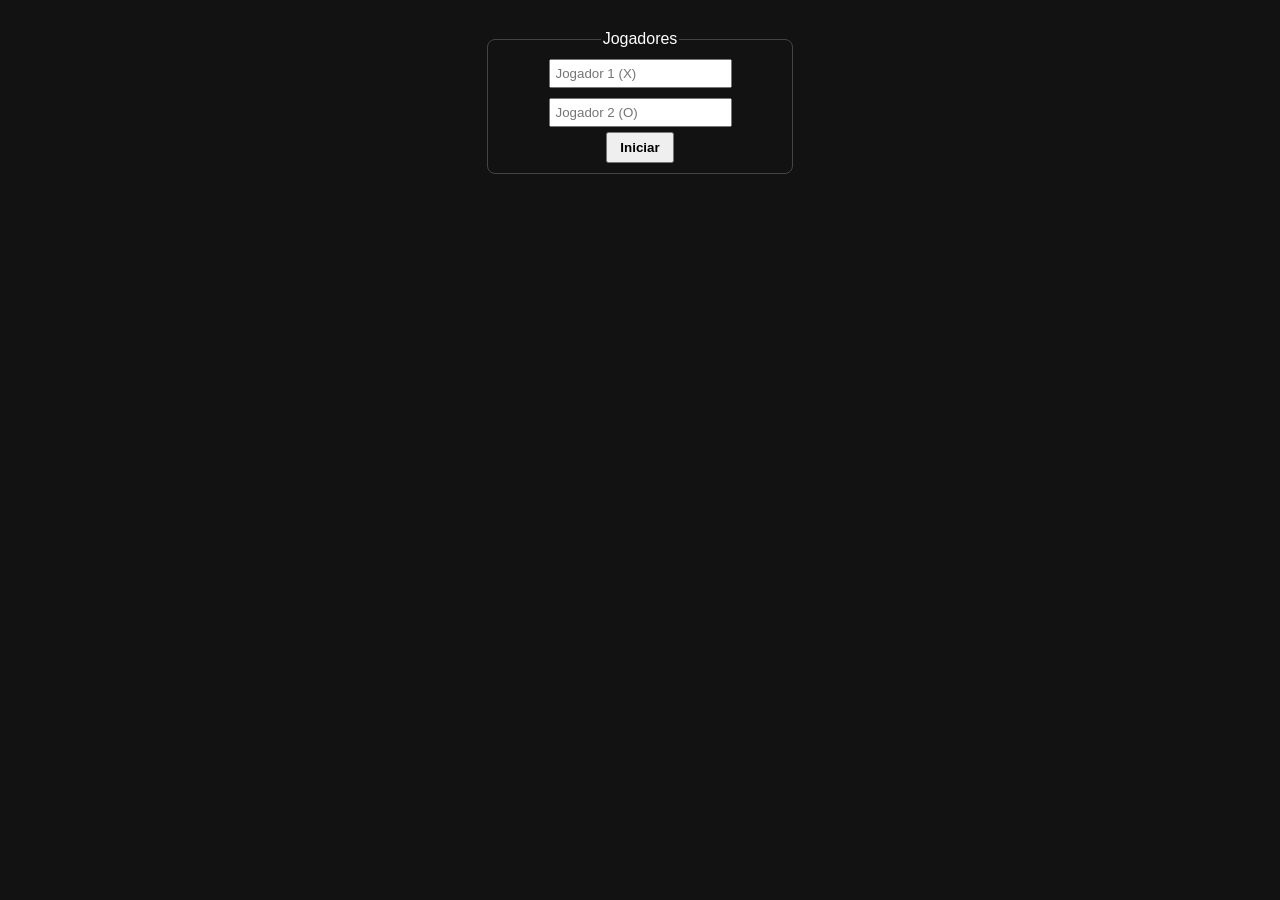
<file: index.html>
<!DOCTYPE html>
<html lang="pt-BR">
<head>
  <meta charset="UTF-8">
  <title>Jogo da Velha</title>
  <link rel="stylesheet" href="style.css">
</head>
<body>

  <fieldset>
    <legend>Jogadores</legend>
    <input type="text" id="j1" placeholder="Jogador 1 (X)"><br>
    <input type="text" id="j2" placeholder="Jogador 2 (O)"><br>
    <button onclick="iniciar()">Iniciar</button>
  </fieldset>

  <h3 id="status"></h3>

  <div id="game" style="display:none">
    <table>
      <tr><td onclick="jogar(this,0)"></td><td onclick="jogar(this,1)"></td><td onclick="jogar(this,2)"></td></tr>
      <tr><td onclick="jogar(this,3)"></td><td onclick="jogar(this,4)"></td><td onclick="jogar(this,5)"></td></tr>
      <tr><td onclick="jogar(this,6)"></td><td onclick="jogar(this,7)"></td><td onclick="jogar(this,8)"></td></tr>
    </table>
  </div>

  <script src="script.js"></script>
</body>
</html>
</file>
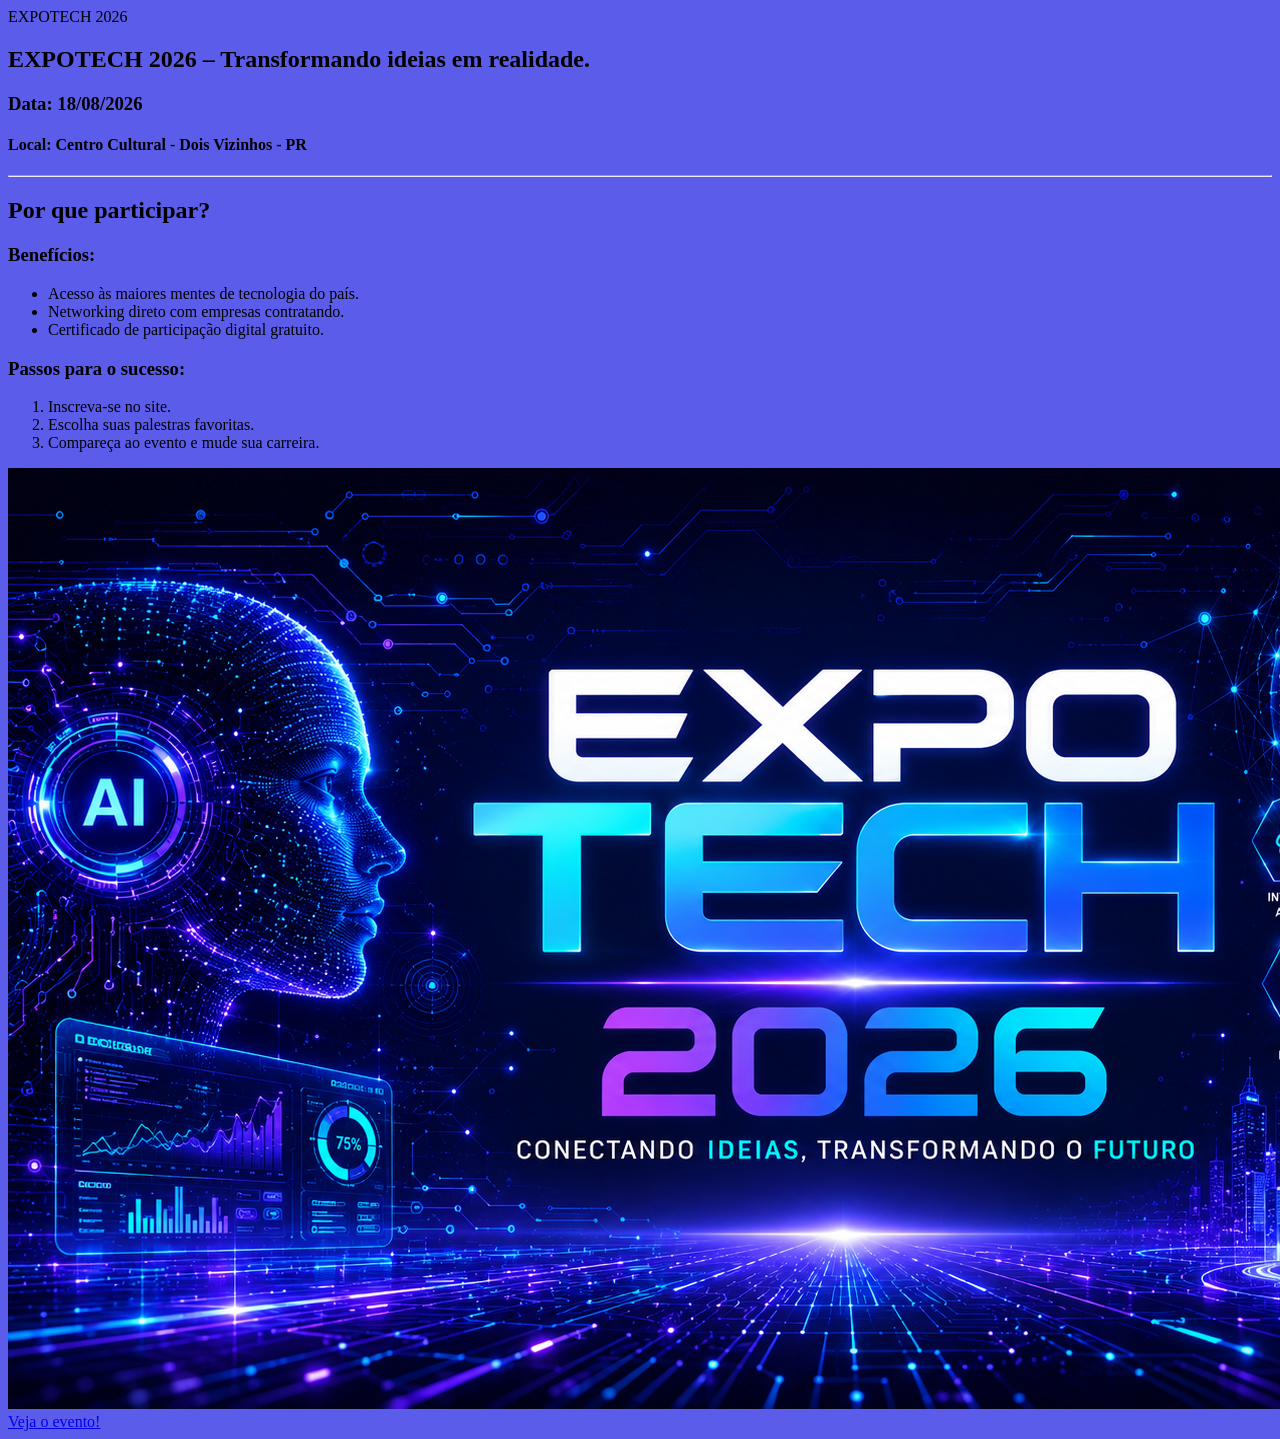
<file: aula_03/index.html>
<!DOCTYPE html>
<html lang="en">
<head>
    <meta charset="UTF-8">
    <meta name="viewport" content="width=device-width, initial-scale=1.0">
    <title>Document</title>
</head>
<body style="background-color: rgb(92, 92, 235);"

    <h1>EXPOTECH 2026</h1>
    <H2>EXPOTECH 2026 – Transformando ideias em realidade.</H2>
    <h3>Data: 18/08/2026</h3>
    <h4>Local: Centro Cultural - Dois Vizinhos - PR </h4>
    <hr>
<h2>Por que participar?</h2>

<h3>Benefícios:</h3>
<ul>
    <li>Acesso às maiores mentes de tecnologia do país.</li>
    <li>Networking direto com empresas contratando.</li>
    <li>Certificado de participação digital gratuito.</li>
</ul>

<h3>Passos para o sucesso:</h3>
<ol>
    <li>Inscreva-se no site.</li>
    <li>Escolha suas palestras favoritas.</li>
    <li>Compareça ao evento e mude sua carreira.</li>
</ol>
    <img src="imagem.png">
    <a href="evento.html" target="_self"> Veja o evento!</a>


    
</body>
</html>
</file>
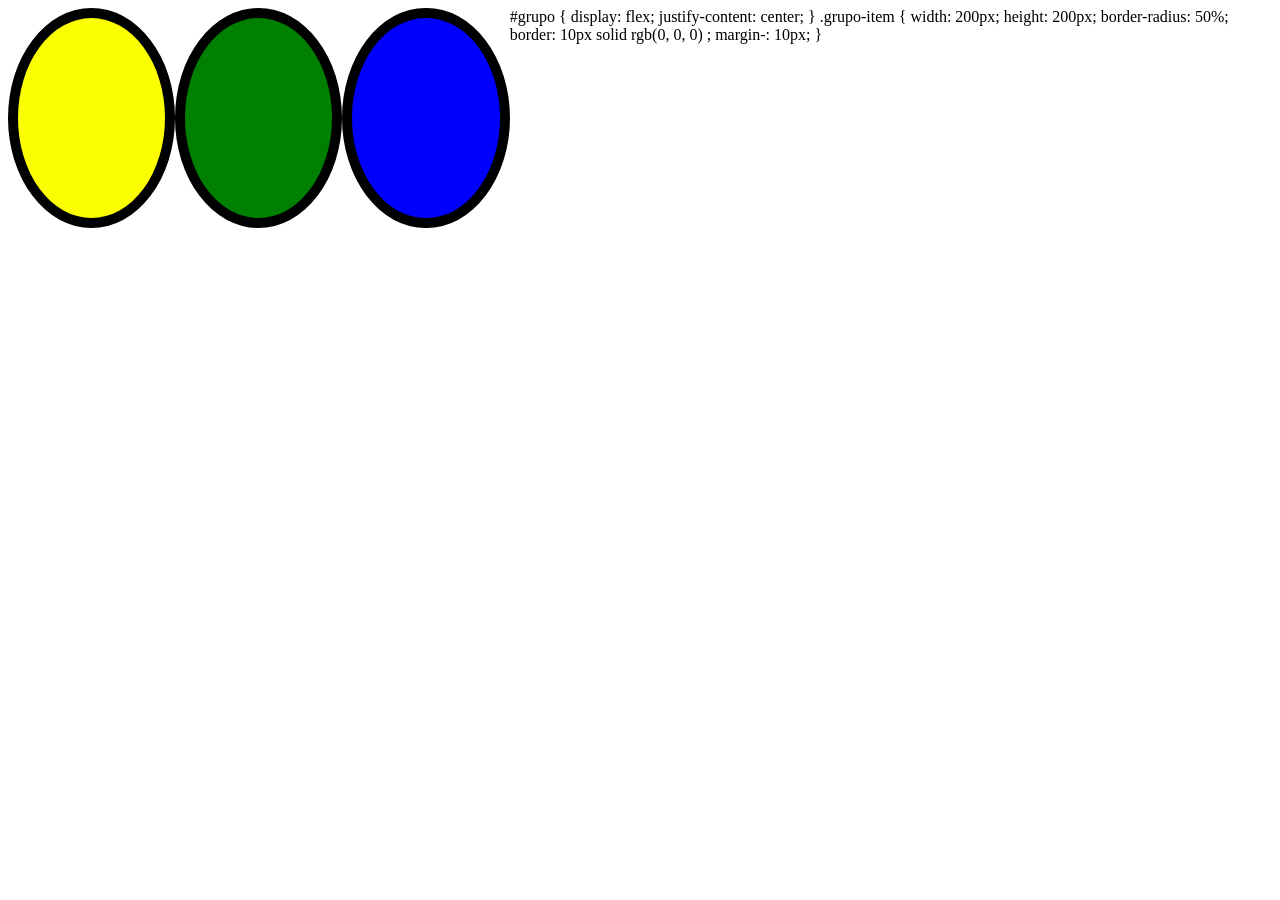
<file: AULA_04/index.html>
<!DOCTYPE html>
<html lang="en">
<head>
    <meta charset="UTF-8">
    <link rel="stylesheet" href="styles.css">

    <title>AULA_04</title>
</head>
<body>
    <div id="grupo">
    <div class="grupo-item" style="background-color: rgb(251, 255, 0);">
    </div>
    <div class="grupo-item" style="background-color: green;">
    </div>
    <div class="grupo-item" style="background-color: blue;">
    </div>
    
</body>
</html>
    #grupo {
        display: flex;
        justify-content: center;
    }
    .grupo-item {
        width: 200px;
        height: 200px;
        border-radius: 50%;
        border: 10px solid rgb(0, 0, 0) ;
        margin-: 10px;
       
      }
</file>
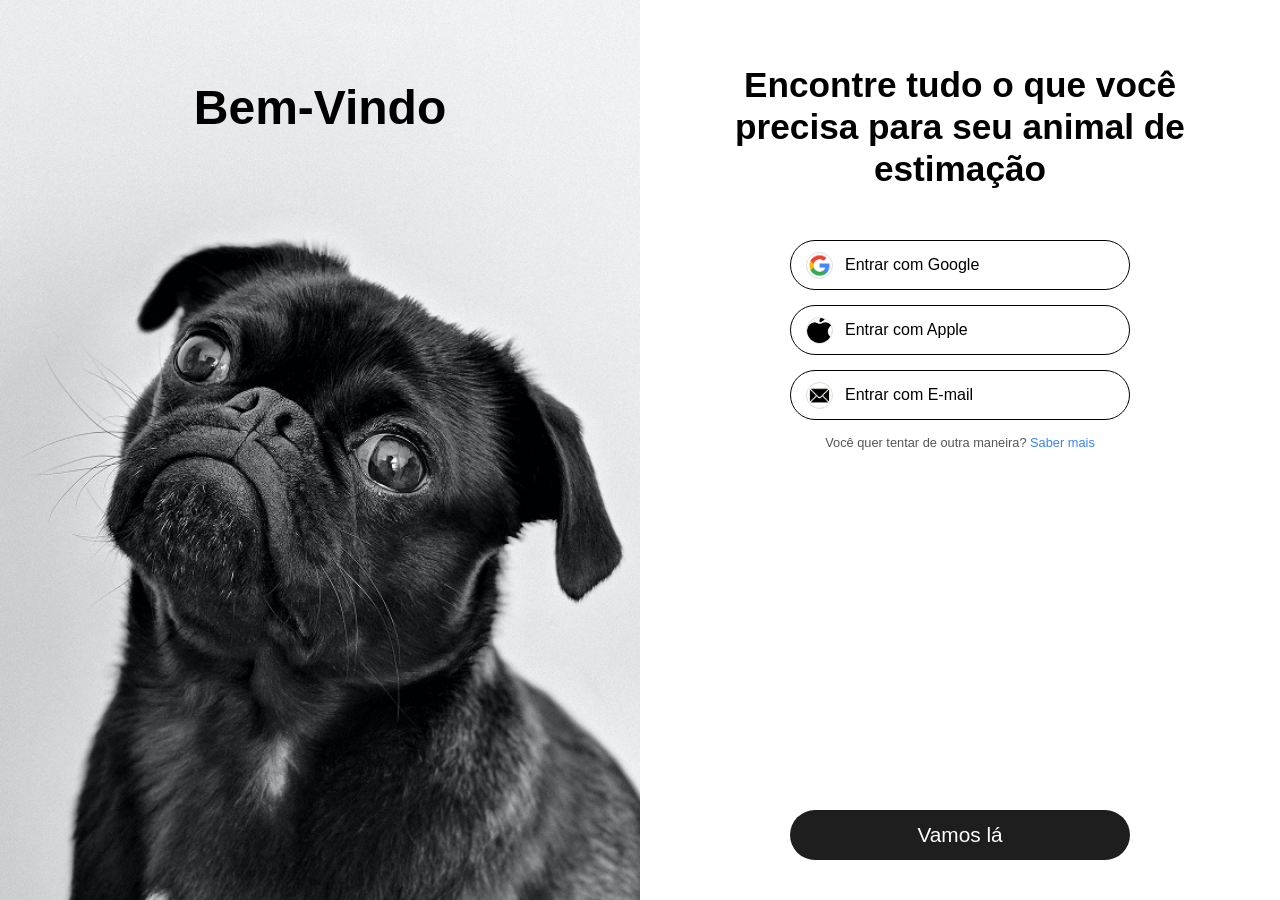
<file: AULA_05/index.html>
<!DOCTYPE html>
<html lang="pt-BR">

<head>
    <meta charset="UTF-8">
    <meta name="viewport" content="width=device-width, initial-scale=1.0">
    <title>Login com Miniaturas</title>
</head>

<style>
    body {
        margin: 0;
        padding: 0;
        font-family: Arial, sans-serif;
    }

    .principal {
        display: flex;
        width: 100%;
        height: 100vh;
    }

    /* LADO ESQUERDO (Foto do Pug) */
    .l-esq {
        background-image: url("./pug.png"); /* Certifique-se de que a imagem existe */
        background-position: center;
        background-size: cover;
        width: 50%;
        height: 100%;
        
        display: flex;
        justify-content: center;
        align-items: flex-start;
        padding-top: 80px;
        box-sizing: border-box;
    }

    .l-esq h1 {
        color: black;
        margin: 0;
        font-size: 3rem;
        font-weight: bold;
    }

    /* LADO DIREITO (Área de Login) */
    .l-dir {
        width: 50%;
        background-color: #ffffff;
        display: flex;
        flex-direction: column;
        justify-content: center;
        align-items: center;
        padding: 40px;
        box-sizing: border-box;
    }

    /* Título principal da direita */
    .titulo-direito {
        font-size: 2.2rem;
        font-weight: bold;
        text-align: center;
        max-width: 500px;
        margin-bottom: 50px;
        color: #000000;
        line-height: 1.2;
    }

    /* Container para alinhar o texto e as miniaturas */
    .container-botoes {
        display: flex;
        flex-direction: column;
        gap: 15px; /* Espaço entre os botões */
    }

    /* Estilo do botão de opção */
    .btn-opcao {
        display: flex;
        align-items: center;
        gap: 12px; /* Espaço entre a miniatura e o texto */
        width: 340px;
        height: 50px; /* Um pouco mais alto para acomodar a miniatura */
        background-color: white;
        border: 1px solid #000000;
        border-radius: 25px; /* Formato de pílula */
        padding: 0 15px; /* Espaço interno nas laterais */
        cursor: pointer;
        font-size: 1rem;
        font-weight: normal;
        color: #000;
    }

    /* O SEGREDO: Estilo da Miniatura Arredondada */
    .miniatura-logo {
        width: 25px;   /* Largura da miniatura */
        height: 25px;  /* Altura da miniatura (deve ser igual à largura) */
        border-radius: 50%; /* TORNA A IMAGEM REDONDA */
        border: 1px solid #ddd; /* Borda fininha opcional, igual à referência */
        object-fit: cover; /* Garante que a imagem não distorça */
    }

    /* Texto pequeno de ajuda */
    .texto-ajuda {
        font-size: 0.8rem;
        color: #555555;
        margin-top: 15px;
        margin-bottom: 60px;
    }

    .texto-ajuda a {
        color: #3b82f6;
        text-decoration: none;
    }

    /* Botão preto grande "Vamos lá" */
    .btn-vamos {
        width: 340px;
        height: 50px;
        background-color: #1e1e1e;
        color: white;
        border: none;
        border-radius: 25px;
        font-size: 1.3rem;
        cursor: pointer;
        margin-top: auto; /* Empurra o botão para o final da div flex */
    }
</style>

<body>
    <div class="principal">
        
        <div class="l-esq">
            <h1>Bem-Vindo</h1>
        </div>
        
        <div class="l-dir">
            
            <h1 class="titulo-direito">Encontre tudo o que você precisa para seu animal de estimação</h1>
            
            <div class="container-botoes">
                
                <button class="btn-opcao">
                    <img src="./google.png" alt="Google Logo" class="miniatura-logo">
                    <span>Entrar com Google</span>
                </button>
                
                <button class="btn-opcao">
                    <img src="./apple.png" alt="Apple Logo" class="miniatura-logo">
                    <span>Entrar com Apple</span>
                </button>
                
                <button class="btn-opcao">
                    <img src="./email.png" alt="E-mail Icon" class="miniatura-logo">
                    <span>Entrar com E-mail</span>
                </button>
            </div>
            
            <p class="texto-ajuda">Você quer tentar de outra maneira? <a href="#">Saber mais</a></p>
            
            <button class="btn-vamos">Vamos lá</button>
            
        </div>

    </div>
</body>

</html>
</file>
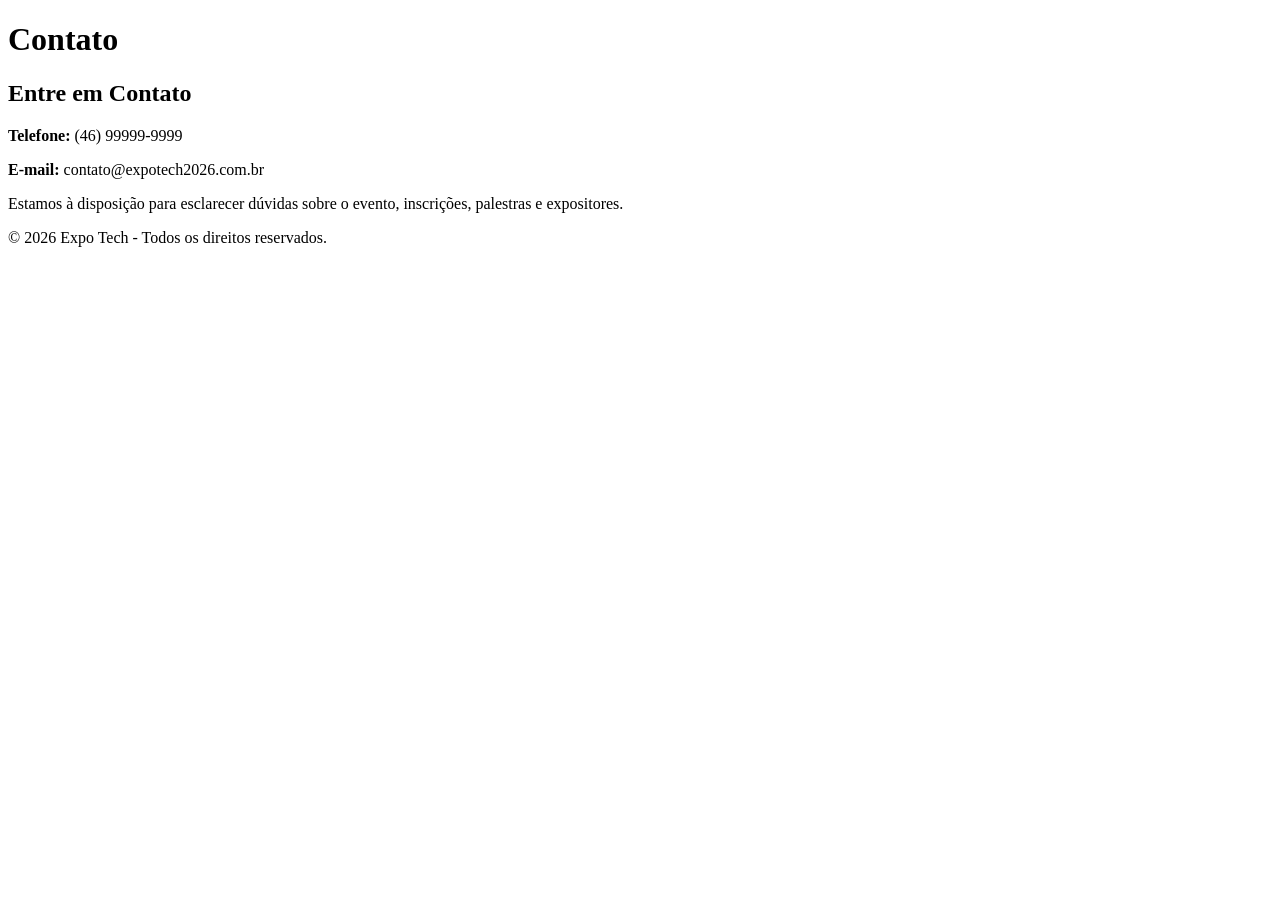
<file: aula_03/contato.html>
<!DOCTYPE html>
<html lang="pt-BR">
<head>
    <meta charset="UTF-8">
    <title>Contato - Expo Tech 2026</title>
</head>
<body>

    <header>
        <h1>Contato</h1>
    </header>

    <main>
        <section>
            <h2>Entre em Contato</h2>

            <p><strong>Telefone:</strong> (46) 99999-9999</p>

            <p><strong>E-mail:</strong> contato@expotech2026.com.br</p>

            <p>
                Estamos à disposição para esclarecer dúvidas sobre o evento,
                inscrições, palestras e expositores.
            </p>
        </section>
    </main>

    <footer>
        <p>&copy; 2026 Expo Tech - Todos os direitos reservados.</p>
    </footer>

</body>
</html>
</file>
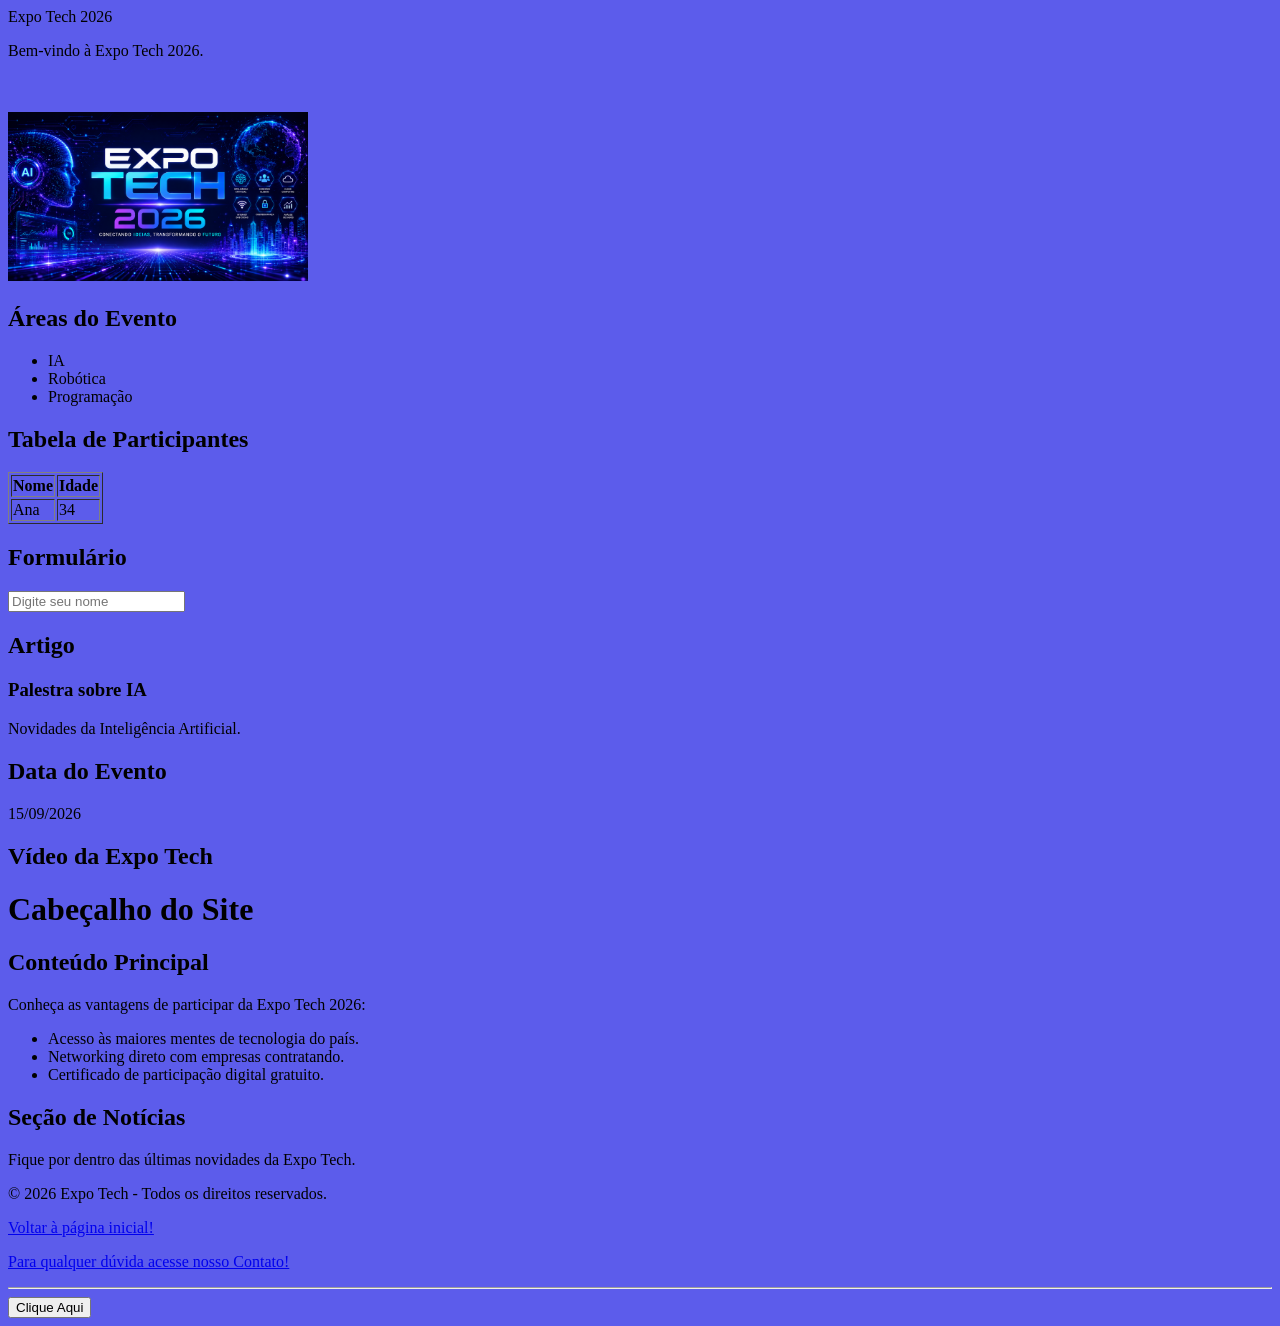
<file: aula_03/laboratorio.html>
<!DOCTYPE html>
<html lang="pt-BR">
<head>
    <meta charset="UTF-8">
    <meta name="viewport" content="width=device-width, initial-scale=1.0">
    <title>Laboratório HTML - Expo Tech 2026</title>
</head>
<body style="background-color: rgb(92, 92, 235);"

    <h1>Expo Tech 2026</h1>

    <p>Bem-vindo à Expo Tech 2026.</p>


    <br><br>

    <img src="imagem.png" alt="Logo da Expo Tech" width="300">

    <h2>Áreas do Evento</h2>

    <ul>
        <li>IA</li>
        <li>Robótica</li>
        <li>Programação</li>
    </ul>

    <h2>Tabela de Participantes</h2>

    <table border="1">
        <tr>
            <th>Nome</th>
            <th>Idade</th>
        </tr>
        <tr>
            <td>Ana</td>
            <td>34</td>
        </tr>
    </table>

    <h2>Formulário</h2>

    <form>
        <input type="text" placeholder="Digite seu nome">
    </form>

    <h2>Artigo</h2>

    <article>
        <h3>Palestra sobre IA</h3>
        <p>Novidades da Inteligência Artificial.</p>
    </article>

    <h2>Data do Evento</h2>

    <time datetime="2026-09-15">15/09/2026</time>

    <h2>Vídeo da Expo Tech</h2>

    
   
   <source src="YTDown_YouTube_Todas-as-Inteligencias-Artificiais-Expli_Media_Ry_BlhbkD3M_001_1080p (1).mp4" type="video/mp4">
        </video>

   
    <header>
        <h1>Cabeçalho do Site</h1>
    </header>

    <main>
        <h2>Conteúdo Principal</h2>

        <p>Conheça as vantagens de participar da Expo Tech 2026:</p>

        <ul>
            <li>Acesso às maiores mentes de tecnologia do país.</li>
            <li>Networking direto com empresas contratando.</li>
            <li>Certificado de participação digital gratuito.</li>
        </ul>
    </main>

    <section>
        <h2>Seção de Notícias</h2>
        <p>Fique por dentro das últimas novidades da Expo Tech.</p>
    </section>

    <footer>
        <p>© 2026 Expo Tech - Todos os direitos reservados.</p>
    </footer>

    <nav>
        <p>
            <a href="index.html" target="_self">
                Voltar à página inicial!
            </a>
        </p>

        <p>
            <a href="contato.html" target="_self">
                Para qualquer dúvida acesse nosso Contato!
            </a>
        </p>
    </nav>

    <hr>

    <button>Clique Aqui</button>

</body>
</html>
</file>
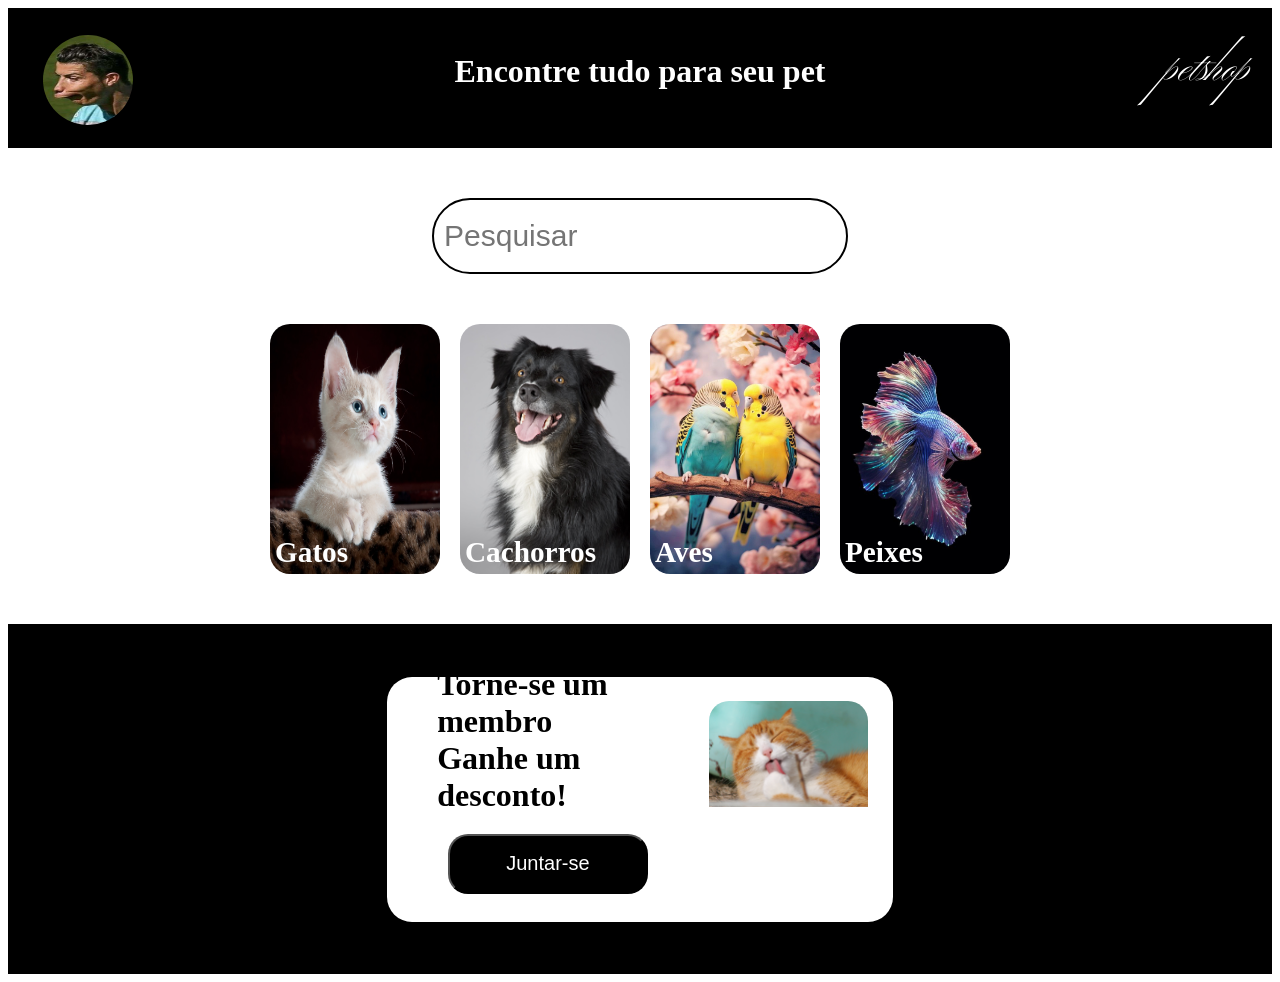
<file: AULA_06/home.html>
<!DOCTYPE html>
<html lang="en">
<head>
    <meta charset="UTF-8">
    <meta name="viewport" content="width=device-width, initial-scale=1.0">
    <title>Home page</title>
    <link rel="stylesheet" href="styless.css">
    <link rel="preconnect" href="https://fonts.googleapis.com">
    <link rel="preconnect" href="https://fonts.gstatic.com" crossorigin>
    <link href="https://fonts.googleapis.com/css2?family=Ballet:opsz@16..72&display=swap" rel="stylesheet">

</head>
<body>
        <div class="parte-cima">
            <img class="pfp" src="cerrote-pato.jpg" alt="erro">
                <h1 class="text">Encontre tudo para seu pet</h1>
            <h1 class="text2">petshop</h1>
    </div>
    <div class="pesquisar">
 <input type="text" placeholder="Pesquisar">
    </div>
    <div class="botoes">
<a href="#" class="botoes-img1"><h3 class="textos">Gatos</h3></a>
<a href="#" class="botoes-img2"><h3 class="textos">Cachorros</h3></a>
<a href="#" class="botoes-img3"><h3 class="textos">Aves</h3></a>
<a href="#" class="botoes-img4"><h3 class="textos">Peixes</h3></a>
    </div>

    <div class="parte-baixo">
        <div class="parte-interna">
            <div class="textoz">
            <h1 class="textt">Torne-se um membro <br> Ganhe um desconto!</h1>
            <button class="button">Juntar-se</button>
            </div>
            <div class="gato"></div>
        </div>
       
    </div>
</body>
</html>
</file>
<file: style.css>
body { 
  font-family: sans-serif; 
  background: #121212; 
  color: #fff; 
  text-align: center; 
  margin-top: 30px; 
}

fieldset { 
  width: 280px; 
  margin: 0 auto 15px; 
  border: 1px solid #444; 
  border-radius: 8px; 
}

input { 
  margin: 5px; 
  padding: 5px; 
}

button { 
  padding: 6px 12px; 
  font-weight: bold; 
  cursor: pointer; 
}

table { 
  border-collapse: collapse; 
  margin: 20px auto; 
}

td { 
  width: 90px; 
  height: 90px; 
  font-size: 50px; 
  font-weight: bold; 
  text-align: center; 
  cursor: pointer; 
}

td:hover { 
  background-color: #222; 
}

tr:not(:last-child) td { 
  border-bottom: 4px solid #fff; 
}

td:not(:last-child) { 
  border-right: 4px solid #fff; 
}
</file>
<file: AULA_04/styles.css>
#grupo {
        display: flex;
        justify-content: center;
    }
    .grupo-item {
        width: 200px;
        height: 200px;
        border-radius: 50%;
        border: 10px solid rgb(0, 0, 0) ;
        margin-: 10px;
       
      }
</file>
<file: AULA_06/styless.css>
.parte-cima {
    flex: 1;
    background-color: black;
    height: 120px;
    margin-top: 0px;
    padding: 10px;
    position: relative;

}

.pfp{
width: 90px;
height: 90px;
margin-left: 2%;
margin-top: 17px;
border-radius: 100%;
}

.text {
     position: absolute;   
    top: 45%; /* Ajuste a porcentagem para subir ou descer */
    left: 50%;            
    transform: translate(-50%, -50%); 
    color: white;         
    margin: 0;
}

.text2 {
 position: absolute;   
    top: 45%;
    left: 95%;            
    transform: translate(-50%, -50%); 
    color: white;         
    margin: 0;
    font-family: "Ballet", cursive;
    font-size: 50px;
}

.pesquisar {
    display: flex;
    justify-content: center;
    margin-top: 50px;
}

.pesquisar input {
    width: 400px;
    height: 70px;
    border-radius: 40px;
    text-align: left;
    border: 2px solid black ;
    font-size: 30px;
    padding-left: 10px;
}


.botoes {
display: flex;
flex-direction: row;
gap: 20px;
justify-content: center;
margin: 50px;



}
.botoes-img1 {
    display: inline-block;
     width: 170px;
    height: 250px;
    background-image: url(gato.jpg) ;
    background-size: 100% 100%;
    background-repeat: no-repeat;
    background-position: center;
    cursor: pointer;
    transition: transform 0.2s;
    border-radius: 20px;
    text-decoration: none;
    color: white;
    font-size: 25px; ;
    position: relative;
}
.botoes-img2 {
    display: inline-block;
     width: 170px;
    height: 250px;
    background-image:  url(cachorro.jpg) ;
    background-size: 100% 100%;
    background-repeat: no-repeat;
    background-position: center;
    cursor: pointer;
    transition: transform 0.2s;
    border-radius: 20px;
    text-decoration: none;
    color: white;
    font-size: 25px; ;
    position: relative;
}

.botoes-img3 {
    display: inline-block;
     width: 170px;
    height: 250px;
    background-image:url(ave.png)   ;
    background-size: 100% 100%;
    background-repeat: no-repeat;
    background-position: center;
    cursor: pointer;
    transition: transform 0.2s;
    border-radius: 20px;
    text-decoration: none;
    color: white;
    font-size: 25px; ;
    position: relative;
}

.botoes-img4 {
    display: inline-block;
     width: 170px;
    height: 250px;
    background-image:url(peixe.png) ;
    background-size: 100% 100%;
    background-repeat: no-repeat;
    background-position: center;
    cursor: pointer;
    transition: transform 0.2s;
    border-radius: 20px;
    text-decoration: none;
    color: white;
    font-size: 25px; ;
    position: relative;
}


.botoes-img1:hover {
transform: scale(1.1);
  filter: brightness(1.1);
}

.botoes-img2:hover {
transform: scale(1.1);
  filter: brightness(1.1);
}

.botoes-img3:hover {
transform: scale(1.1);
  filter: brightness(1.1);
}

.botoes-img4:hover {
transform: scale(1.1);
  filter: brightness(1.1);
}

.textos {
    position: absolute;
    left: 5px;
    bottom: 5px;
    margin: 0px;
}

.parte-baixo {
    flex: 1 ;
    background-color: black;
    height: 350px;
    display: flex;
    justify-content: center;
    align-items: center;
}

.parte-interna {
    flex: 1;
    background-color: white;
    width: 50%;
    height: 70%;
    margin-left: 30%;
    margin-right: 30%;
    border-radius: 25px;
    display: flex;
    align-items: center;
    justify-content: flex-end;
}

.textoz {
  flex-direction: column;
      display: flex;
    align-items: center;
    justify-content: center;
}

.gato {
        width: 40%;
        height: 80%;
        background-image:url(gato_laranja.jpg) ;
        background-size: 100%;
        background-repeat: no-repeat;
        border-radius: 20px;
        margin-right: 25px;
}

.textt {
margin-right: 65px;
margin-left: 50px;
margin-bottom: 20px;
}

.button {
    width: 200px;
    height: 60px;
    border-radius: 20px;
    background-color: black;
    color: white;
    margin-bottom: 60px;
    font-size: 20px
}

.button:hover {
    transition: 1s;
    color: rgb(5, 5, 5);
    background-color: aliceblue;
    cursor: pointer;
}
</file>
